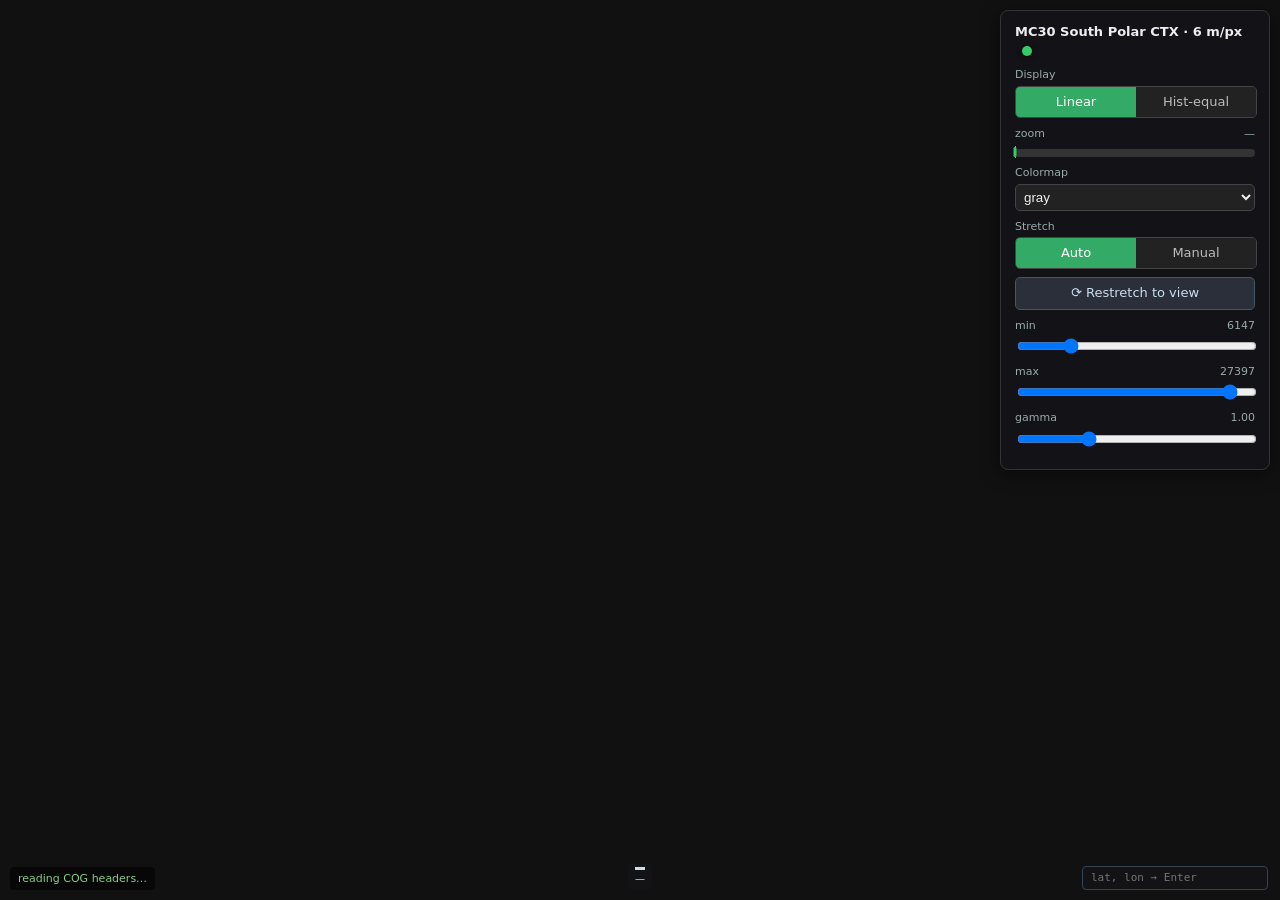
<file: docs/cogbrowser/index.html>
<!doctype html>
<html>
<head>
<meta charset="utf-8">
<title>Robbins MC30 South Polar CTX Mosaic — browser</title>
<style>
  html, body { margin:0; height:100%; background:#111; color:#eee; font:13px/1.4 system-ui,sans-serif; }
  #map { position:absolute; inset:0; }
  #overlay { position:absolute; inset:0; pointer-events:none; z-index:5; }
  #panel { position:absolute; top:10px; right:10px; z-index:10; width:240px;
    background:rgba(20,20,24,.92); border:1px solid #333; border-radius:8px; padding:12px 14px;
    box-shadow:0 4px 18px rgba(0,0,0,.5); }
  #panel h1 { font-size:13px; margin:0 0 8px; font-weight:600; }
  .row { margin:8px 0; display:flex; flex-direction:column; gap:3px; }
  .row label { font-size:11px; color:#9aa; display:flex; justify-content:space-between; }
  .row input[type=range]{ width:100%; }
  select,.seg{ width:100%; background:#222; color:#eee; border:1px solid #444; border-radius:5px; padding:4px; }
  .seg{ display:flex; padding:0; overflow:hidden; }
  .seg button{ flex:1; background:#222; color:#bbb; border:0; padding:6px; cursor:pointer; font:inherit; }
  .seg button.on{ background:#3a6; color:#fff; }
  .btn{ width:100%; background:#2a2f3a; color:#cde; border:1px solid #456; border-radius:5px; padding:6px; cursor:pointer; font:inherit; }
  .btn:hover{ background:#37506a; } .btn:active{ background:#3a6; color:#fff; }
  #status{ position:absolute; left:10px; bottom:10px; z-index:10; background:rgba(0,0,0,.6);
    padding:4px 8px; border-radius:4px; font-size:11px; color:#8c8; }
  #latlon{ position:absolute; right:12px; bottom:10px; z-index:10; width:168px;
    background:rgba(20,20,24,.8); border:1px solid #345; border-radius:4px;
    padding:3px 8px; font:11px/1.5 ui-monospace,SFMono-Regular,monospace; color:#8ad;
    font-variant-numeric:tabular-nums; }
  #latlon:focus{ outline:none; border-color:#3a6; color:#eff; }
  #scalebar{ position:absolute; left:50%; transform:translateX(-50%); bottom:10px; z-index:10;
    background:rgba(20,20,24,.7); padding:3px 7px 4px; border-radius:4px; text-align:center;
    color:#cde; font-size:10px; font-variant-numeric:tabular-nums; }
  #scalebar-bar{ height:3px; margin:0 auto 2px; background:#cde;
    border-left:1px solid #cde; border-right:1px solid #cde; }
  .histeq-only{ display:none; } body.histeq .histeq-only{ display:flex; }
  .adaptive-only{ display:none; } body.histeq:not(.global) .adaptive-only{ display:flex; }
  .flatten-only{ display:none; } body.histeq.flatten .flatten-only{ display:flex; }
  .dot{ display:inline-block; width:10px; height:10px; border-radius:50%; background:#3c6;
        vertical-align:middle; margin-left:7px; transition:background .12s;
        box-shadow:0 0 5px rgba(0,0,0,.6); }
  .dot.busy{ background:#e33; }
  #zoombar{ position:relative; height:8px; background:#333; border-radius:4px; margin-top:5px;
            cursor:ew-resize; touch-action:none; }
  #zoommark{ position:absolute; top:-2px; width:3px; height:10px; background:#3c6;
             border-radius:2px; transform:translateX(-50%); transition:left .06s linear; }
  #zoomnative{ position:absolute; top:-3px; width:1px; height:12px; background:#8ad; }
</style>
  <script type="module" crossorigin src="./assets/index-CjWTuaff.js"></script>
  <link rel="stylesheet" crossorigin href="./assets/index-c_1sG1-7.css">
</head>
<body>
<div id="map"></div>
<canvas id="overlay"></canvas>
<div id="panel">
  <h1 id="title">MC30 South Polar CTX · 6&nbsp;m/px <span id="dot" class="dot" title="ready"></span></h1>
  <div class="row"><label>Display</label>
    <div class="seg" id="mode">
      <button data-mode="linear" class="on">Linear</button>
      <button data-mode="histeq">Hist-equal</button>
    </div></div>
  <div class="row histeq-only"><label>Method (raw&nbsp;16-bit)</label>
    <div class="seg" id="hemethod">
      <button data-he="adaptive" class="on">Adaptive</button>
      <button data-he="global">Global</button>
    </div></div>
  <div class="row histeq-only"><label>Flatten seams</label>
    <div class="seg" id="flatten">
      <button data-flat="off" class="on">Off</button>
      <button data-flat="on">On</button>
    </div></div>
  <div class="row flatten-only"><label>window <span id="winv">15%</span></label>
    <input type="range" id="win" min="4" max="60" value="15"></div>
  <div class="row"><label>zoom <span id="zoomval">—</span></label>
    <div id="zoombar"><div id="zoomnative" title="native 6 m/px"></div><div id="zoommark"></div></div>
  </div>
  <div class="row"><label>Colormap</label>
    <select id="cmap">
      <option value="gray">gray</option>
      <option value="gray_r">gray (inverted)</option>
      <option value="viridis">viridis</option>
      <option value="magma">magma</option>
      <option value="inferno">inferno</option>
    </select></div>
  <div class="row"><label>Stretch</label>
    <div class="seg" id="autostretch">
      <button data-auto="on" class="on">Auto</button>
      <button data-auto="off">Manual</button>
    </div></div>
  <div class="row"><button id="restretch" class="btn">⟳ Restretch to view</button></div>
  <div class="row"><label>min <span id="lov">6147</span></label>
    <input type="range" id="lo" min="0" max="30000" value="6147"></div>
  <div class="row"><label>max <span id="hiv">27397</span></label>
    <input type="range" id="hi" min="0" max="30000" value="27397"></div>
  <div class="row"><label>gamma <span id="gv">1.00</span></label>
    <input type="range" id="gamma" min="20" max="300" value="100"></div>
  <div class="row adaptive-only"><label>clip limit <span id="clv">3.0</span></label>
    <input type="range" id="clip" min="10" max="120" value="30"></div>
  <div class="row adaptive-only"><label>tile grid <span id="tgv">8</span></label>
    <input type="range" id="grid" min="2" max="16" value="8"></div>
  <div class="row adaptive-only"><label>tail clip <span id="pctv">0.5%</span></label>
    <input type="range" id="pct" min="0" max="50" value="5"></div>
</div>
<div id="status">loading…</div>
<input id="latlon" spellcheck="false" autocomplete="off" placeholder="lat, lon → Enter"
       title="cursor position — type a lat, lon and press Enter to fly there">
<div id="scalebar"><div id="scalebar-bar"></div><span id="scalebar-label">—</span></div>

</body>
</html>
</file>
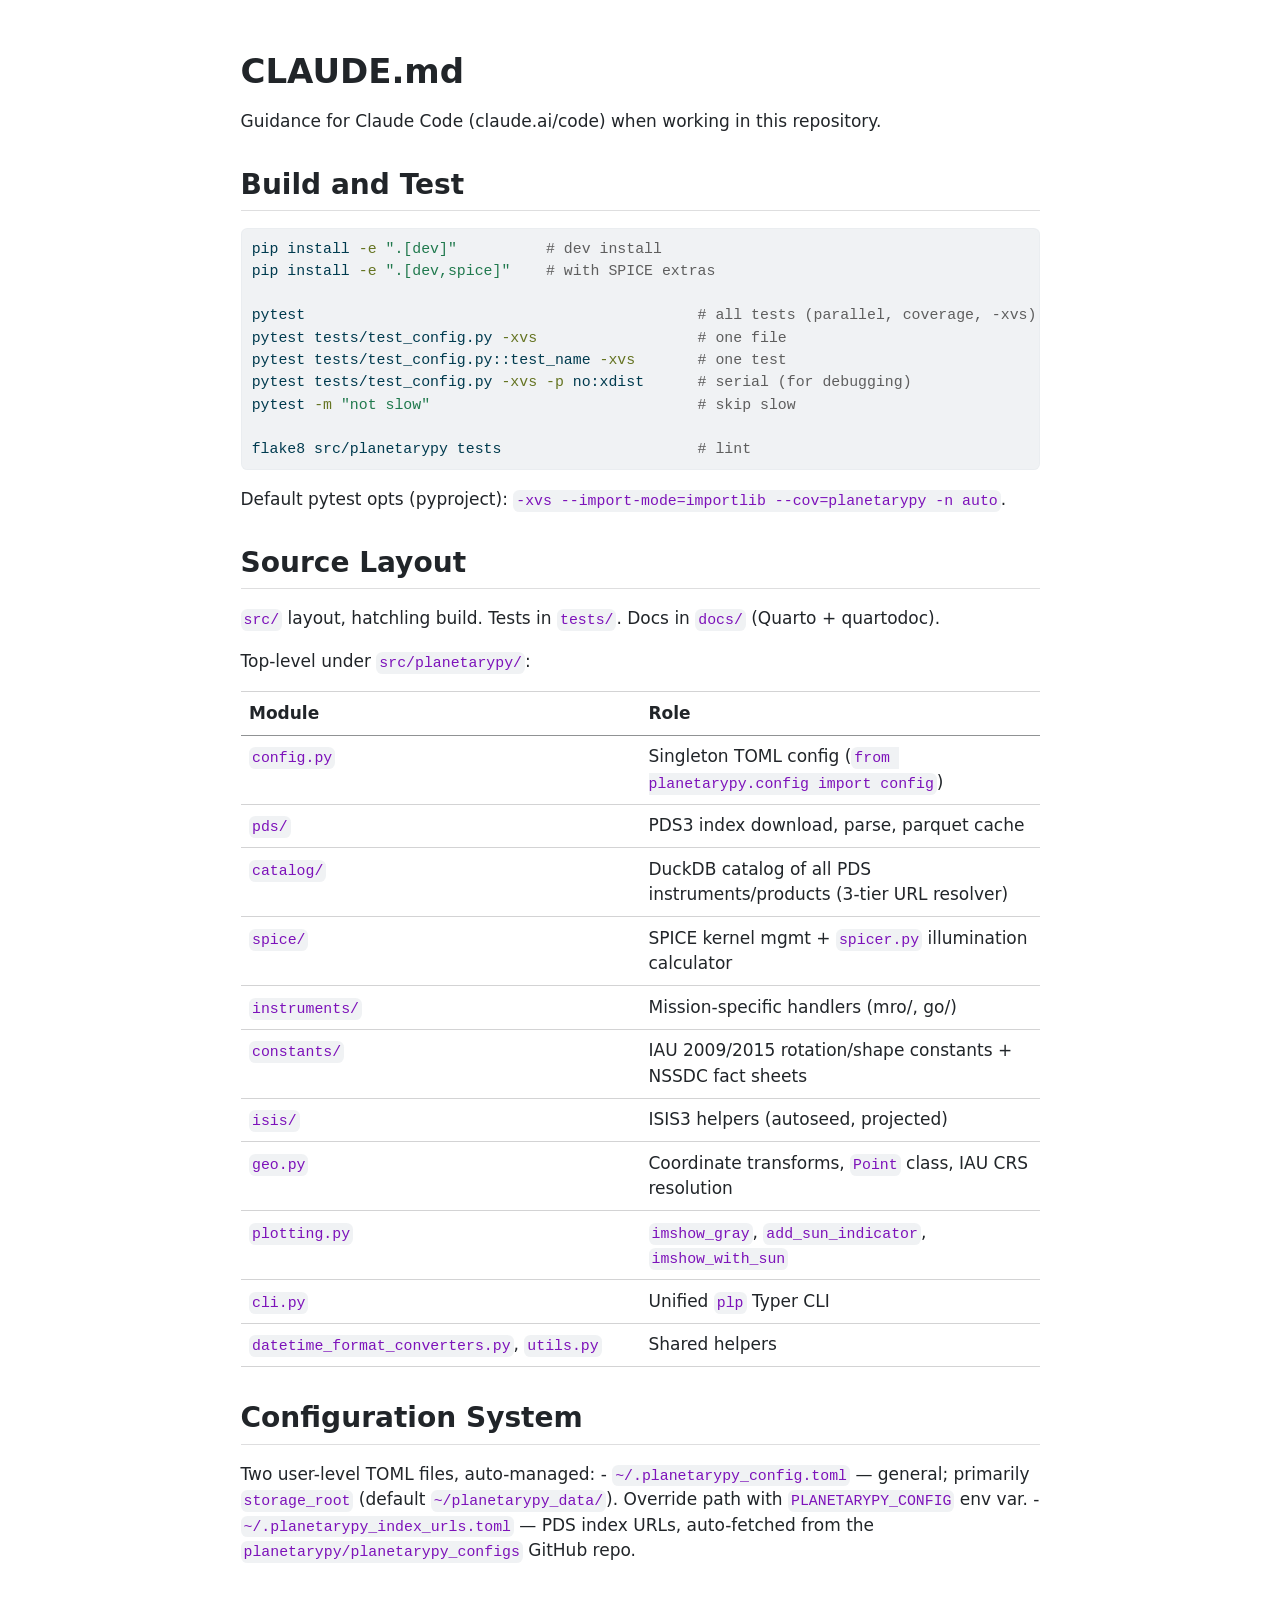
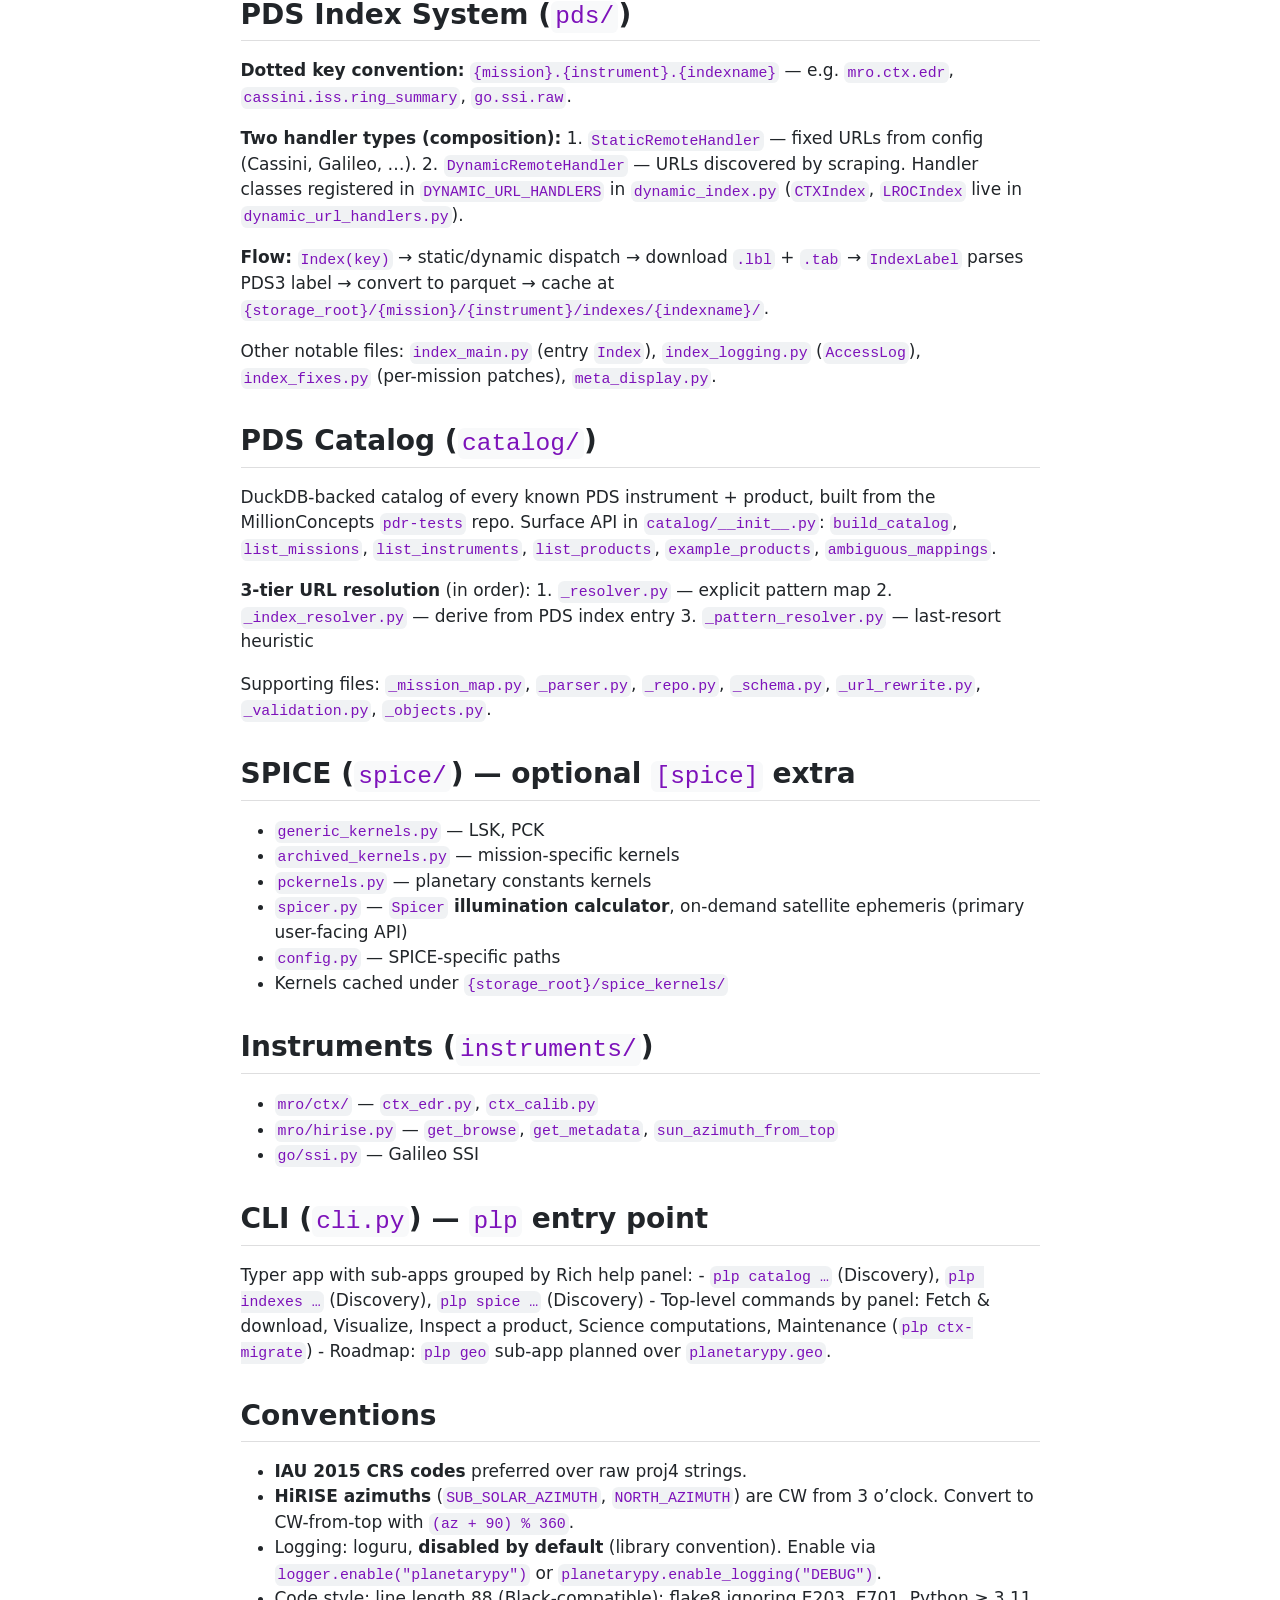
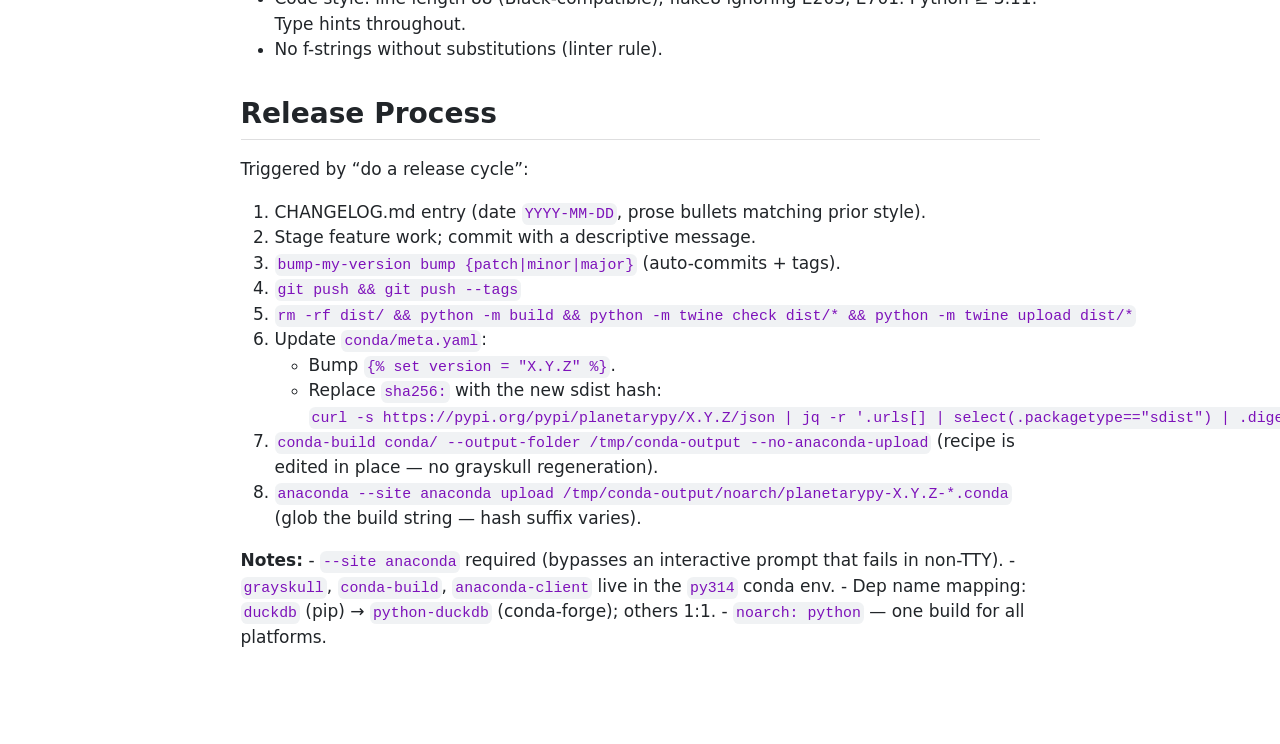
<file: CLAUDE.html>
<!DOCTYPE html>
<html xmlns="http://www.w3.org/1999/xhtml" lang="en" xml:lang="en"><head>

<meta charset="utf-8">
<meta name="generator" content="quarto-1.9.37">

<meta name="viewport" content="width=device-width, initial-scale=1.0, user-scalable=yes">


<title>claude</title>
<style>
/* Default styles provided by pandoc.
** See https://pandoc.org/MANUAL.html#variables-for-html for config info.
*/
code{white-space: pre-wrap;}
span.smallcaps{font-variant: small-caps;}
div.columns{display: flex; gap: min(4vw, 1.5em);}
div.column{flex: auto; overflow-x: auto;}
div.hanging-indent{margin-left: 1.5em; text-indent: -1.5em;}
ul.task-list{list-style: none;}
ul.task-list li input[type="checkbox"] {
  width: 0.8em;
  margin: 0 0.8em 0.2em -1em; /* quarto-specific, see https://github.com/quarto-dev/quarto-cli/issues/4556 */ 
  vertical-align: middle;
}
/* CSS for syntax highlighting */
html { -webkit-text-size-adjust: 100%; }
pre > code.sourceCode { white-space: pre; position: relative; }
pre > code.sourceCode > span { display: inline-block; line-height: 1.25; }
pre > code.sourceCode > span:empty { height: 1.2em; }
.sourceCode { overflow: visible; }
code.sourceCode > span { color: inherit; text-decoration: inherit; }
div.sourceCode { margin: 1em 0; }
pre.sourceCode { margin: 0; }
@media screen {
div.sourceCode { overflow: auto; }
}
@media print {
pre > code.sourceCode { white-space: pre-wrap; }
pre > code.sourceCode > span { text-indent: -5em; padding-left: 5em; }
}
pre.numberSource code
  { counter-reset: source-line 0; }
pre.numberSource code > span
  { position: relative; left: -4em; counter-increment: source-line; }
pre.numberSource code > span > a:first-child::before
  { content: counter(source-line);
    position: relative; left: -1em; text-align: right; vertical-align: baseline;
    border: none; display: inline-block;
    -webkit-touch-callout: none; -webkit-user-select: none;
    -khtml-user-select: none; -moz-user-select: none;
    -ms-user-select: none; user-select: none;
    padding: 0 4px; width: 4em;
  }
pre.numberSource { margin-left: 3em;  padding-left: 4px; }
div.sourceCode
  {   }
@media screen {
pre > code.sourceCode > span > a:first-child::before { text-decoration: underline; }
}
</style>


<script src="CLAUDE_files/libs/clipboard/clipboard.min.js"></script>
<script src="CLAUDE_files/libs/quarto-html/quarto.js" type="module"></script>
<script src="CLAUDE_files/libs/quarto-html/tabsets/tabsets.js" type="module"></script>
<script src="CLAUDE_files/libs/quarto-html/popper.min.js"></script>
<script src="CLAUDE_files/libs/quarto-html/tippy.umd.min.js"></script>
<script src="CLAUDE_files/libs/quarto-html/anchor.min.js"></script>
<link href="CLAUDE_files/libs/quarto-html/tippy.css" rel="stylesheet">
<link href="CLAUDE_files/libs/quarto-html/quarto-syntax-highlighting-7f8f88aac4f3542376d5c11b86a4c14d.css" rel="stylesheet" id="quarto-text-highlighting-styles">
<script src="CLAUDE_files/libs/bootstrap/bootstrap.min.js"></script>
<link href="CLAUDE_files/libs/bootstrap/bootstrap-icons.css" rel="stylesheet">
<link href="CLAUDE_files/libs/bootstrap/bootstrap-138a6193a3bd40baf1e627da441a4734.min.css" rel="stylesheet" append-hash="true" id="quarto-bootstrap" data-mode="light">


</head>

<body class="fullcontent quarto-light">

<div id="quarto-content" class="page-columns page-rows-contents page-layout-article">

<main class="content" id="quarto-document-content">




<section id="claude.md" class="level1">
<h1>CLAUDE.md</h1>
<p>Guidance for Claude Code (claude.ai/code) when working in this repository.</p>
<section id="build-and-test" class="level2">
<h2 class="anchored" data-anchor-id="build-and-test">Build and Test</h2>
<div class="code-copy-outer-scaffold"><div class="sourceCode" id="cb1"><pre class="sourceCode bash code-with-copy"><code class="sourceCode bash"><span id="cb1-1"><a href="#cb1-1" aria-hidden="true" tabindex="-1"></a><span class="ex">pip</span> install <span class="at">-e</span> <span class="st">".[dev]"</span>          <span class="co"># dev install</span></span>
<span id="cb1-2"><a href="#cb1-2" aria-hidden="true" tabindex="-1"></a><span class="ex">pip</span> install <span class="at">-e</span> <span class="st">".[dev,spice]"</span>    <span class="co"># with SPICE extras</span></span>
<span id="cb1-3"><a href="#cb1-3" aria-hidden="true" tabindex="-1"></a></span>
<span id="cb1-4"><a href="#cb1-4" aria-hidden="true" tabindex="-1"></a><span class="ex">pytest</span>                                            <span class="co"># all tests (parallel, coverage, -xvs)</span></span>
<span id="cb1-5"><a href="#cb1-5" aria-hidden="true" tabindex="-1"></a><span class="ex">pytest</span> tests/test_config.py <span class="at">-xvs</span>                  <span class="co"># one file</span></span>
<span id="cb1-6"><a href="#cb1-6" aria-hidden="true" tabindex="-1"></a><span class="ex">pytest</span> tests/test_config.py::test_name <span class="at">-xvs</span>       <span class="co"># one test</span></span>
<span id="cb1-7"><a href="#cb1-7" aria-hidden="true" tabindex="-1"></a><span class="ex">pytest</span> tests/test_config.py <span class="at">-xvs</span> <span class="at">-p</span> no:xdist      <span class="co"># serial (for debugging)</span></span>
<span id="cb1-8"><a href="#cb1-8" aria-hidden="true" tabindex="-1"></a><span class="ex">pytest</span> <span class="at">-m</span> <span class="st">"not slow"</span>                              <span class="co"># skip slow</span></span>
<span id="cb1-9"><a href="#cb1-9" aria-hidden="true" tabindex="-1"></a></span>
<span id="cb1-10"><a href="#cb1-10" aria-hidden="true" tabindex="-1"></a><span class="ex">flake8</span> src/planetarypy tests                      <span class="co"># lint</span></span></code></pre></div><button title="Copy to Clipboard" class="code-copy-button"><i class="bi"></i></button></div>
<p>Default pytest opts (pyproject): <code>-xvs --import-mode=importlib --cov=planetarypy -n auto</code>.</p>
</section>
<section id="source-layout" class="level2">
<h2 class="anchored" data-anchor-id="source-layout">Source Layout</h2>
<p><code>src/</code> layout, hatchling build. Tests in <code>tests/</code>. Docs in <code>docs/</code> (Quarto + quartodoc).</p>
<p>Top-level under <code>src/planetarypy/</code>:</p>
<table class="caption-top table">
<colgroup>
<col style="width: 50%">
<col style="width: 50%">
</colgroup>
<thead>
<tr class="header">
<th>Module</th>
<th>Role</th>
</tr>
</thead>
<tbody>
<tr class="odd">
<td><code>config.py</code></td>
<td>Singleton TOML config (<code>from planetarypy.config import config</code>)</td>
</tr>
<tr class="even">
<td><code>pds/</code></td>
<td>PDS3 index download, parse, parquet cache</td>
</tr>
<tr class="odd">
<td><code>catalog/</code></td>
<td>DuckDB catalog of all PDS instruments/products (3-tier URL resolver)</td>
</tr>
<tr class="even">
<td><code>spice/</code></td>
<td>SPICE kernel mgmt + <code>spicer.py</code> illumination calculator</td>
</tr>
<tr class="odd">
<td><code>instruments/</code></td>
<td>Mission-specific handlers (mro/, go/)</td>
</tr>
<tr class="even">
<td><code>constants/</code></td>
<td>IAU 2009/2015 rotation/shape constants + NSSDC fact sheets</td>
</tr>
<tr class="odd">
<td><code>isis/</code></td>
<td>ISIS3 helpers (autoseed, projected)</td>
</tr>
<tr class="even">
<td><code>geo.py</code></td>
<td>Coordinate transforms, <code>Point</code> class, IAU CRS resolution</td>
</tr>
<tr class="odd">
<td><code>plotting.py</code></td>
<td><code>imshow_gray</code>, <code>add_sun_indicator</code>, <code>imshow_with_sun</code></td>
</tr>
<tr class="even">
<td><code>cli.py</code></td>
<td>Unified <code>plp</code> Typer CLI</td>
</tr>
<tr class="odd">
<td><code>datetime_format_converters.py</code>, <code>utils.py</code></td>
<td>Shared helpers</td>
</tr>
</tbody>
</table>
</section>
<section id="configuration-system" class="level2">
<h2 class="anchored" data-anchor-id="configuration-system">Configuration System</h2>
<p>Two user-level TOML files, auto-managed: - <code>~/.planetarypy_config.toml</code> — general; primarily <code>storage_root</code> (default <code>~/planetarypy_data/</code>). Override path with <code>PLANETARYPY_CONFIG</code> env var. - <code>~/.planetarypy_index_urls.toml</code> — PDS index URLs, auto-fetched from the <code>planetarypy/planetarypy_configs</code> GitHub repo.</p>
</section>
<section id="pds-index-system-pds" class="level2">
<h2 class="anchored" data-anchor-id="pds-index-system-pds">PDS Index System (<code>pds/</code>)</h2>
<p><strong>Dotted key convention:</strong> <code>{mission}.{instrument}.{indexname}</code> — e.g.&nbsp;<code>mro.ctx.edr</code>, <code>cassini.iss.ring_summary</code>, <code>go.ssi.raw</code>.</p>
<p><strong>Two handler types (composition):</strong> 1. <code>StaticRemoteHandler</code> — fixed URLs from config (Cassini, Galileo, …). 2. <code>DynamicRemoteHandler</code> — URLs discovered by scraping. Handler classes registered in <code>DYNAMIC_URL_HANDLERS</code> in <code>dynamic_index.py</code> (<code>CTXIndex</code>, <code>LROCIndex</code> live in <code>dynamic_url_handlers.py</code>).</p>
<p><strong>Flow:</strong> <code>Index(key)</code> → static/dynamic dispatch → download <code>.lbl</code> + <code>.tab</code> → <code>IndexLabel</code> parses PDS3 label → convert to parquet → cache at <code>{storage_root}/{mission}/{instrument}/indexes/{indexname}/</code>.</p>
<p>Other notable files: <code>index_main.py</code> (entry <code>Index</code>), <code>index_logging.py</code> (<code>AccessLog</code>), <code>index_fixes.py</code> (per-mission patches), <code>meta_display.py</code>.</p>
</section>
<section id="pds-catalog-catalog" class="level2">
<h2 class="anchored" data-anchor-id="pds-catalog-catalog">PDS Catalog (<code>catalog/</code>)</h2>
<p>DuckDB-backed catalog of every known PDS instrument + product, built from the MillionConcepts <code>pdr-tests</code> repo. Surface API in <code>catalog/__init__.py</code>: <code>build_catalog</code>, <code>list_missions</code>, <code>list_instruments</code>, <code>list_products</code>, <code>example_products</code>, <code>ambiguous_mappings</code>.</p>
<p><strong>3-tier URL resolution</strong> (in order): 1. <code>_resolver.py</code> — explicit pattern map 2. <code>_index_resolver.py</code> — derive from PDS index entry 3. <code>_pattern_resolver.py</code> — last-resort heuristic</p>
<p>Supporting files: <code>_mission_map.py</code>, <code>_parser.py</code>, <code>_repo.py</code>, <code>_schema.py</code>, <code>_url_rewrite.py</code>, <code>_validation.py</code>, <code>_objects.py</code>.</p>
</section>
<section id="spice-spice-optional-spice-extra" class="level2">
<h2 class="anchored" data-anchor-id="spice-spice-optional-spice-extra">SPICE (<code>spice/</code>) — optional <code>[spice]</code> extra</h2>
<ul>
<li><code>generic_kernels.py</code> — LSK, PCK</li>
<li><code>archived_kernels.py</code> — mission-specific kernels</li>
<li><code>pckernels.py</code> — planetary constants kernels</li>
<li><code>spicer.py</code> — <strong><code>Spicer</code> illumination calculator</strong>, on-demand satellite ephemeris (primary user-facing API)</li>
<li><code>config.py</code> — SPICE-specific paths</li>
<li>Kernels cached under <code>{storage_root}/spice_kernels/</code></li>
</ul>
</section>
<section id="instruments-instruments" class="level2">
<h2 class="anchored" data-anchor-id="instruments-instruments">Instruments (<code>instruments/</code>)</h2>
<ul>
<li><code>mro/ctx/</code> — <code>ctx_edr.py</code>, <code>ctx_calib.py</code></li>
<li><code>mro/hirise.py</code> — <code>get_browse</code>, <code>get_metadata</code>, <code>sun_azimuth_from_top</code></li>
<li><code>go/ssi.py</code> — Galileo SSI</li>
</ul>
</section>
<section id="cli-cli.py-plp-entry-point" class="level2">
<h2 class="anchored" data-anchor-id="cli-cli.py-plp-entry-point">CLI (<code>cli.py</code>) — <code>plp</code> entry point</h2>
<p>Typer app with sub-apps grouped by Rich help panel: - <code>plp catalog …</code> (Discovery), <code>plp indexes …</code> (Discovery), <code>plp spice …</code> (Discovery) - Top-level commands by panel: Fetch &amp; download, Visualize, Inspect a product, Science computations, Maintenance (<code>plp ctx-migrate</code>) - Roadmap: <code>plp geo</code> sub-app planned over <code>planetarypy.geo</code>.</p>
</section>
<section id="conventions" class="level2">
<h2 class="anchored" data-anchor-id="conventions">Conventions</h2>
<ul>
<li><strong>IAU 2015 CRS codes</strong> preferred over raw proj4 strings.</li>
<li><strong>HiRISE azimuths</strong> (<code>SUB_SOLAR_AZIMUTH</code>, <code>NORTH_AZIMUTH</code>) are CW from 3 o’clock. Convert to CW-from-top with <code>(az + 90) % 360</code>.</li>
<li>Logging: loguru, <strong>disabled by default</strong> (library convention). Enable via <code>logger.enable("planetarypy")</code> or <code>planetarypy.enable_logging("DEBUG")</code>.</li>
<li>Code style: line length 88 (Black-compatible); flake8 ignoring E203, E701. Python ≥ 3.11. Type hints throughout.</li>
<li>No f-strings without substitutions (linter rule).</li>
</ul>
</section>
<section id="release-process" class="level2">
<h2 class="anchored" data-anchor-id="release-process">Release Process</h2>
<p>Triggered by “do a release cycle”:</p>
<ol type="1">
<li>CHANGELOG.md entry (date <code>YYYY-MM-DD</code>, prose bullets matching prior style).</li>
<li>Stage feature work; commit with a descriptive message.</li>
<li><code>bump-my-version bump {patch|minor|major}</code> (auto-commits + tags).</li>
<li><code>git push &amp;&amp; git push --tags</code></li>
<li><code>rm -rf dist/ &amp;&amp; python -m build &amp;&amp; python -m twine check dist/* &amp;&amp; python -m twine upload dist/*</code></li>
<li>Update <code>conda/meta.yaml</code>:
<ul>
<li>Bump <code>{% set version = "X.Y.Z" %}</code>.</li>
<li>Replace <code>sha256:</code> with the new sdist hash: <code>curl -s https://pypi.org/pypi/planetarypy/X.Y.Z/json | jq -r '.urls[] | select(.packagetype=="sdist") | .digests.sha256'</code></li>
</ul></li>
<li><code>conda-build conda/ --output-folder /tmp/conda-output --no-anaconda-upload</code> (recipe is edited in place — no grayskull regeneration).</li>
<li><code>anaconda --site anaconda upload /tmp/conda-output/noarch/planetarypy-X.Y.Z-*.conda</code> (glob the build string — hash suffix varies).</li>
</ol>
<p><strong>Notes:</strong> - <code>--site anaconda</code> required (bypasses an interactive prompt that fails in non-TTY). - <code>grayskull</code>, <code>conda-build</code>, <code>anaconda-client</code> live in the <code>py314</code> conda env. - Dep name mapping: <code>duckdb</code> (pip) → <code>python-duckdb</code> (conda-forge); others 1:1. - <code>noarch: python</code> — one build for all platforms.</p>
</section>
</section>

</main>
<!-- /main column -->
<script id="quarto-html-after-body" type="application/javascript">
  window.document.addEventListener("DOMContentLoaded", function (event) {
    const icon = "";
    const anchorJS = new window.AnchorJS();
    anchorJS.options = {
      placement: 'right',
      icon: icon
    };
    anchorJS.add('.anchored');
    const isCodeAnnotation = (el) => {
      for (const clz of el.classList) {
        if (clz.startsWith('code-annotation-')) {                     
          return true;
        }
      }
      return false;
    }
    const onCopySuccess = function(e) {
      // button target
      const button = e.trigger;
      // don't keep focus
      button.blur();
      // flash "checked"
      button.classList.add('code-copy-button-checked');
      var currentTitle = button.getAttribute("title");
      button.setAttribute("title", "Copied!");
      let tooltip;
      if (window.bootstrap) {
        button.setAttribute("data-bs-toggle", "tooltip");
        button.setAttribute("data-bs-placement", "left");
        button.setAttribute("data-bs-title", "Copied!");
        tooltip = new bootstrap.Tooltip(button, 
          { trigger: "manual", 
            customClass: "code-copy-button-tooltip",
            offset: [0, -8]});
        tooltip.show();    
      }
      setTimeout(function() {
        if (tooltip) {
          tooltip.hide();
          button.removeAttribute("data-bs-title");
          button.removeAttribute("data-bs-toggle");
          button.removeAttribute("data-bs-placement");
        }
        button.setAttribute("title", currentTitle);
        button.classList.remove('code-copy-button-checked');
      }, 1000);
      // clear code selection
      e.clearSelection();
    }
    const getTextToCopy = function(trigger) {
      const outerScaffold = trigger.parentElement.cloneNode(true);
      const codeEl = outerScaffold.querySelector('code');
      for (const childEl of codeEl.children) {
        if (isCodeAnnotation(childEl)) {
          childEl.remove();
        }
      }
      return codeEl.innerText;
    }
    const clipboard = new window.ClipboardJS('.code-copy-button:not([data-in-quarto-modal])', {
      text: getTextToCopy
    });
    clipboard.on('success', onCopySuccess);
    if (window.document.getElementById('quarto-embedded-source-code-modal')) {
      const clipboardModal = new window.ClipboardJS('.code-copy-button[data-in-quarto-modal]', {
        text: getTextToCopy,
        container: window.document.getElementById('quarto-embedded-source-code-modal')
      });
      clipboardModal.on('success', onCopySuccess);
    }
      var localhostRegex = new RegExp(/^(?:http|https):\/\/localhost\:?[0-9]*\//);
      var mailtoRegex = new RegExp(/^mailto:/);
        var filterRegex = new RegExp('/' + window.location.host + '/');
      var isInternal = (href) => {
          return filterRegex.test(href) || localhostRegex.test(href) || mailtoRegex.test(href);
      }
      // Inspect non-navigation links and adorn them if external
     var links = window.document.querySelectorAll('a[href]:not(.nav-link):not(.navbar-brand):not(.toc-action):not(.sidebar-link):not(.sidebar-item-toggle):not(.pagination-link):not(.no-external):not([aria-hidden]):not(.dropdown-item):not(.quarto-navigation-tool):not(.about-link)');
      for (var i=0; i<links.length; i++) {
        const link = links[i];
        if (!isInternal(link.href)) {
          // undo the damage that might have been done by quarto-nav.js in the case of
          // links that we want to consider external
          if (link.dataset.originalHref !== undefined) {
            link.href = link.dataset.originalHref;
          }
        }
      }
    function tippyHover(el, contentFn, onTriggerFn, onUntriggerFn) {
      const config = {
        allowHTML: true,
        maxWidth: 500,
        delay: 100,
        arrow: false,
        appendTo: function(el) {
            return el.parentElement;
        },
        interactive: true,
        interactiveBorder: 10,
        theme: 'quarto',
        placement: 'bottom-start',
      };
      if (contentFn) {
        config.content = contentFn;
      }
      if (onTriggerFn) {
        config.onTrigger = onTriggerFn;
      }
      if (onUntriggerFn) {
        config.onUntrigger = onUntriggerFn;
      }
      window.tippy(el, config); 
    }
    const noterefs = window.document.querySelectorAll('a[role="doc-noteref"]');
    for (var i=0; i<noterefs.length; i++) {
      const ref = noterefs[i];
      tippyHover(ref, function() {
        // use id or data attribute instead here
        let href = ref.getAttribute('data-footnote-href') || ref.getAttribute('href');
        try { href = new URL(href).hash; } catch {}
        const id = href.replace(/^#\/?/, "");
        const note = window.document.getElementById(id);
        if (note) {
          return note.innerHTML;
        } else {
          return "";
        }
      });
    }
    const xrefs = window.document.querySelectorAll('a.quarto-xref');
    const processXRef = (id, note) => {
      // Strip column container classes
      const stripColumnClz = (el) => {
        el.classList.remove("page-full", "page-columns");
        if (el.children) {
          for (const child of el.children) {
            stripColumnClz(child);
          }
        }
      }
      stripColumnClz(note)
      if (id === null || id.startsWith('sec-')) {
        // Special case sections, only their first couple elements
        const container = document.createElement("div");
        if (note.children && note.children.length > 2) {
          container.appendChild(note.children[0].cloneNode(true));
          for (let i = 1; i < note.children.length; i++) {
            const child = note.children[i];
            if (child.tagName === "P" && child.innerText === "") {
              continue;
            } else {
              container.appendChild(child.cloneNode(true));
              break;
            }
          }
          if (window.Quarto?.typesetMath) {
            window.Quarto.typesetMath(container);
          }
          return container.innerHTML
        } else {
          if (window.Quarto?.typesetMath) {
            window.Quarto.typesetMath(note);
          }
          return note.innerHTML;
        }
      } else {
        // Remove any anchor links if they are present
        const anchorLink = note.querySelector('a.anchorjs-link');
        if (anchorLink) {
          anchorLink.remove();
        }
        if (window.Quarto?.typesetMath) {
          window.Quarto.typesetMath(note);
        }
        if (note.classList.contains("callout")) {
          return note.outerHTML;
        } else {
          return note.innerHTML;
        }
      }
    }
    for (var i=0; i<xrefs.length; i++) {
      const xref = xrefs[i];
      tippyHover(xref, undefined, function(instance) {
        instance.disable();
        let url = xref.getAttribute('href');
        let hash = undefined; 
        if (url.startsWith('#')) {
          hash = url;
        } else {
          try { hash = new URL(url).hash; } catch {}
        }
        if (hash) {
          const id = hash.replace(/^#\/?/, "");
          const note = window.document.getElementById(id);
          if (note !== null) {
            try {
              const html = processXRef(id, note.cloneNode(true));
              instance.setContent(html);
            } finally {
              instance.enable();
              instance.show();
            }
          } else {
            // See if we can fetch this
            fetch(url.split('#')[0])
            .then(res => res.text())
            .then(html => {
              const parser = new DOMParser();
              const htmlDoc = parser.parseFromString(html, "text/html");
              const note = htmlDoc.getElementById(id);
              if (note !== null) {
                const html = processXRef(id, note);
                instance.setContent(html);
              } 
            }).finally(() => {
              instance.enable();
              instance.show();
            });
          }
        } else {
          // See if we can fetch a full url (with no hash to target)
          // This is a special case and we should probably do some content thinning / targeting
          fetch(url)
          .then(res => res.text())
          .then(html => {
            const parser = new DOMParser();
            const htmlDoc = parser.parseFromString(html, "text/html");
            const note = htmlDoc.querySelector('main.content');
            if (note !== null) {
              // This should only happen for chapter cross references
              // (since there is no id in the URL)
              // remove the first header
              if (note.children.length > 0 && note.children[0].tagName === "HEADER") {
                note.children[0].remove();
              }
              const html = processXRef(null, note);
              instance.setContent(html);
            } 
          }).finally(() => {
            instance.enable();
            instance.show();
          });
        }
      }, function(instance) {
      });
    }
        let selectedAnnoteEl;
        const selectorForAnnotation = ( cell, annotation) => {
          let cellAttr = 'data-code-cell="' + cell + '"';
          let lineAttr = 'data-code-annotation="' +  annotation + '"';
          const selector = 'span[' + cellAttr + '][' + lineAttr + ']';
          return selector;
        }
        const selectCodeLines = (annoteEl) => {
          const doc = window.document;
          const targetCell = annoteEl.getAttribute("data-target-cell");
          const targetAnnotation = annoteEl.getAttribute("data-target-annotation");
          const annoteSpan = window.document.querySelector(selectorForAnnotation(targetCell, targetAnnotation));
          const lines = annoteSpan.getAttribute("data-code-lines").split(",");
          const lineIds = lines.map((line) => {
            return targetCell + "-" + line;
          })
          let top = null;
          let height = null;
          let parent = null;
          if (lineIds.length > 0) {
              //compute the position of the single el (top and bottom and make a div)
              const el = window.document.getElementById(lineIds[0]);
              top = el.offsetTop;
              height = el.offsetHeight;
              parent = el.parentElement.parentElement;
            if (lineIds.length > 1) {
              const lastEl = window.document.getElementById(lineIds[lineIds.length - 1]);
              const bottom = lastEl.offsetTop + lastEl.offsetHeight;
              height = bottom - top;
            }
            if (top !== null && height !== null && parent !== null) {
              // cook up a div (if necessary) and position it 
              let div = window.document.getElementById("code-annotation-line-highlight");
              if (div === null) {
                div = window.document.createElement("div");
                div.setAttribute("id", "code-annotation-line-highlight");
                div.style.position = 'absolute';
                parent.appendChild(div);
              }
              div.style.top = top - 2 + "px";
              div.style.height = height + 4 + "px";
              div.style.left = 0;
              let gutterDiv = window.document.getElementById("code-annotation-line-highlight-gutter");
              if (gutterDiv === null) {
                gutterDiv = window.document.createElement("div");
                gutterDiv.setAttribute("id", "code-annotation-line-highlight-gutter");
                gutterDiv.style.position = 'absolute';
                const codeCell = window.document.getElementById(targetCell);
                const gutter = codeCell.querySelector('.code-annotation-gutter');
                gutter.appendChild(gutterDiv);
              }
              gutterDiv.style.top = top - 2 + "px";
              gutterDiv.style.height = height + 4 + "px";
            }
            selectedAnnoteEl = annoteEl;
          }
        };
        const unselectCodeLines = () => {
          const elementsIds = ["code-annotation-line-highlight", "code-annotation-line-highlight-gutter"];
          elementsIds.forEach((elId) => {
            const div = window.document.getElementById(elId);
            if (div) {
              div.remove();
            }
          });
          selectedAnnoteEl = undefined;
        };
          // Handle positioning of the toggle
      window.addEventListener(
        "resize",
        throttle(() => {
          elRect = undefined;
          if (selectedAnnoteEl) {
            selectCodeLines(selectedAnnoteEl);
          }
        }, 10)
      );
      function throttle(fn, ms) {
      let throttle = false;
      let timer;
        return (...args) => {
          if(!throttle) { // first call gets through
              fn.apply(this, args);
              throttle = true;
          } else { // all the others get throttled
              if(timer) clearTimeout(timer); // cancel #2
              timer = setTimeout(() => {
                fn.apply(this, args);
                timer = throttle = false;
              }, ms);
          }
        };
      }
        // Attach click handler to the DT
        const annoteDls = window.document.querySelectorAll('dt[data-target-cell]');
        for (const annoteDlNode of annoteDls) {
          annoteDlNode.addEventListener('click', (event) => {
            const clickedEl = event.target;
            if (clickedEl !== selectedAnnoteEl) {
              unselectCodeLines();
              const activeEl = window.document.querySelector('dt[data-target-cell].code-annotation-active');
              if (activeEl) {
                activeEl.classList.remove('code-annotation-active');
              }
              selectCodeLines(clickedEl);
              clickedEl.classList.add('code-annotation-active');
            } else {
              // Unselect the line
              unselectCodeLines();
              clickedEl.classList.remove('code-annotation-active');
            }
          });
        }
    const findCites = (el) => {
      const parentEl = el.parentElement;
      if (parentEl) {
        const cites = parentEl.dataset.cites;
        if (cites) {
          return {
            el,
            cites: cites.split(' ')
          };
        } else {
          return findCites(el.parentElement)
        }
      } else {
        return undefined;
      }
    };
    var bibliorefs = window.document.querySelectorAll('a[role="doc-biblioref"]');
    for (var i=0; i<bibliorefs.length; i++) {
      const ref = bibliorefs[i];
      const citeInfo = findCites(ref);
      if (citeInfo) {
        tippyHover(citeInfo.el, function() {
          var popup = window.document.createElement('div');
          citeInfo.cites.forEach(function(cite) {
            var citeDiv = window.document.createElement('div');
            citeDiv.classList.add('hanging-indent');
            citeDiv.classList.add('csl-entry');
            var biblioDiv = window.document.getElementById('ref-' + cite);
            if (biblioDiv) {
              citeDiv.innerHTML = biblioDiv.innerHTML;
            }
            popup.appendChild(citeDiv);
          });
          return popup.innerHTML;
        });
      }
    }
  });
  </script>
</div> <!-- /content -->




</body></html>
</file>
<file: docs/cogbrowser/assets/index-c_1sG1-7.css>
:root,:host{--ol-background-color:white;--ol-accent-background-color:#f5f5f5;--ol-subtle-background-color:#80808040;--ol-partial-background-color:#ffffffbf;--ol-foreground-color:#333;--ol-subtle-foreground-color:#666;--ol-brand-color:#0af}.ol-box{box-sizing:border-box;border:1.5px solid var(--ol-background-color);background-color:var(--ol-partial-background-color);border-radius:2px}.ol-mouse-position{position:absolute;top:8px;right:8px}.ol-scale-line{background:var(--ol-partial-background-color);border-radius:4px;padding:2px;position:absolute;bottom:8px;left:8px}.ol-scale-line-inner{border:1px solid var(--ol-subtle-foreground-color);color:var(--ol-foreground-color);text-align:center;will-change:contents, width;border-top:none;margin:1px;font-size:10px;transition:all .25s}.ol-scale-bar{position:absolute;bottom:8px;left:8px}.ol-scale-bar-inner{display:flex}.ol-scale-step-marker{background-color:var(--ol-foreground-color);float:right;z-index:10;width:1px;height:15px}.ol-scale-step-text{z-index:11;color:var(--ol-foreground-color);text-shadow:-1.5px 0 var(--ol-partial-background-color), 0 1.5px var(--ol-partial-background-color), 1.5px 0 var(--ol-partial-background-color), 0 -1.5px var(--ol-partial-background-color);font-size:10px;position:absolute;bottom:-5px}.ol-scale-text{text-align:center;color:var(--ol-foreground-color);text-shadow:-1.5px 0 var(--ol-partial-background-color), 0 1.5px var(--ol-partial-background-color), 1.5px 0 var(--ol-partial-background-color), 0 -1.5px var(--ol-partial-background-color);font-size:12px;position:absolute;bottom:25px}.ol-scale-singlebar{z-index:9;box-sizing:border-box;border:1px solid var(--ol-foreground-color);height:10px;position:relative}.ol-scale-singlebar-even{background-color:var(--ol-subtle-foreground-color)}.ol-scale-singlebar-odd{background-color:var(--ol-background-color)}.ol-unsupported{display:none}.ol-viewport,.ol-unselectable{-webkit-touch-callout:none;-webkit-user-select:none;user-select:none;-webkit-tap-highlight-color:transparent}.ol-viewport canvas{all:unset;overflow:hidden}.ol-viewport{touch-action:pan-x pan-y}.ol-selectable{-webkit-touch-callout:default;-webkit-user-select:text;user-select:text}.ol-grabbing{cursor:-webkit-grabbing;cursor:-moz-grabbing;cursor:grabbing}.ol-grab{cursor:move;cursor:-webkit-grab;cursor:-moz-grab;cursor:grab}.ol-control{background-color:var(--ol-subtle-background-color);border-radius:4px;position:absolute}.ol-zoom{top:.5em;left:.5em}.ol-rotate{transition:opacity .25s linear,visibility linear;top:.5em;right:.5em}.ol-rotate.ol-hidden{opacity:0;visibility:hidden;transition:opacity .25s linear,visibility 0s linear .25s}.ol-zoom-extent{top:4.643em;left:.5em}.ol-full-screen{top:.5em;right:.5em}.ol-control button{color:var(--ol-subtle-foreground-color);font-weight:700;font-size:inherit;text-align:center;background-color:var(--ol-background-color);border:none;border-radius:2px;width:1.375em;height:1.375em;margin:1px;padding:0;line-height:.4em;text-decoration:none;display:block}.ol-control button::-moz-focus-inner{border:none;padding:0}.ol-zoom-extent button{line-height:1.4em}.ol-compass{will-change:transform;font-weight:400;display:block}.ol-touch .ol-control button{font-size:1.5em}.ol-touch .ol-zoom-extent{top:5.5em}.ol-control button:hover,.ol-control button:focus{outline:1px solid var(--ol-subtle-foreground-color);color:var(--ol-foreground-color);text-decoration:none}.ol-zoom .ol-zoom-in{border-radius:2px 2px 0 0}.ol-zoom .ol-zoom-out{border-radius:0 0 2px 2px}.ol-attribution{text-align:right;flex-flow:row-reverse;align-items:center;max-width:calc(100% - 1.3em);display:flex;bottom:.5em;right:.5em}.ol-attribution a{color:var(--ol-subtle-foreground-color);text-decoration:none}.ol-attribution ul{color:var(--ol-foreground-color);text-shadow:0 0 2px var(--ol-background-color);margin:0;padding:1px .5em;font-size:12px}.ol-attribution li{list-style:none;display:inline}.ol-attribution li:not(:last-child):after{content:" "}.ol-attribution img{max-height:2em;max-width:inherit;vertical-align:middle}.ol-attribution button{flex-shrink:0}.ol-attribution.ol-collapsed ul{display:none}.ol-attribution:not(.ol-collapsed){background:var(--ol-partial-background-color)}.ol-attribution.ol-uncollapsible{border-radius:4px 0 0;bottom:0;right:0}.ol-attribution.ol-uncollapsible img{max-height:1.6em;margin-top:-.2em}.ol-attribution.ol-uncollapsible button{display:none}.ol-zoomslider{height:200px;top:4.5em;left:.5em}.ol-zoomslider button{height:10px;position:relative}.ol-touch .ol-zoomslider{top:5.5em}.ol-overviewmap{bottom:.5em;left:.5em}.ol-overviewmap.ol-uncollapsible{border-radius:0 4px 0 0;bottom:0;left:0}.ol-overviewmap .ol-overviewmap-map,.ol-overviewmap button{display:block}.ol-overviewmap .ol-overviewmap-map{border:1px solid var(--ol-subtle-foreground-color);width:150px;height:150px}.ol-overviewmap:not(.ol-collapsed) button{position:absolute;bottom:0;left:0}.ol-overviewmap.ol-collapsed .ol-overviewmap-map,.ol-overviewmap.ol-uncollapsible button{display:none}.ol-overviewmap:not(.ol-collapsed){background:var(--ol-subtle-background-color)}.ol-overviewmap-box{border:1.5px dotted var(--ol-subtle-foreground-color)}.ol-overviewmap .ol-overviewmap-box:hover{cursor:move}.ol-overviewmap .ol-viewport:hover{cursor:pointer}
</file>
<file: CLAUDE_files/libs/quarto-html/tippy.css>
.tippy-box[data-animation=fade][data-state=hidden]{opacity:0}[data-tippy-root]{max-width:calc(100vw - 10px)}.tippy-box{position:relative;background-color:#333;color:#fff;border-radius:4px;font-size:14px;line-height:1.4;white-space:normal;outline:0;transition-property:transform,visibility,opacity}.tippy-box[data-placement^=top]>.tippy-arrow{bottom:0}.tippy-box[data-placement^=top]>.tippy-arrow:before{bottom:-7px;left:0;border-width:8px 8px 0;border-top-color:initial;transform-origin:center top}.tippy-box[data-placement^=bottom]>.tippy-arrow{top:0}.tippy-box[data-placement^=bottom]>.tippy-arrow:before{top:-7px;left:0;border-width:0 8px 8px;border-bottom-color:initial;transform-origin:center bottom}.tippy-box[data-placement^=left]>.tippy-arrow{right:0}.tippy-box[data-placement^=left]>.tippy-arrow:before{border-width:8px 0 8px 8px;border-left-color:initial;right:-7px;transform-origin:center left}.tippy-box[data-placement^=right]>.tippy-arrow{left:0}.tippy-box[data-placement^=right]>.tippy-arrow:before{left:-7px;border-width:8px 8px 8px 0;border-right-color:initial;transform-origin:center right}.tippy-box[data-inertia][data-state=visible]{transition-timing-function:cubic-bezier(.54,1.5,.38,1.11)}.tippy-arrow{width:16px;height:16px;color:#333}.tippy-arrow:before{content:"";position:absolute;border-color:transparent;border-style:solid}.tippy-content{position:relative;padding:5px 9px;z-index:1}
</file>
<file: CLAUDE_files/libs/quarto-html/quarto-syntax-highlighting-7f8f88aac4f3542376d5c11b86a4c14d.css>
/* quarto syntax highlight colors */
:root {
  --quarto-hl-ot-color: #003B4F;
  --quarto-hl-at-color: #657422;
  --quarto-hl-ss-color: #20794D;
  --quarto-hl-an-color: #5E5E5E;
  --quarto-hl-fu-color: #4758AB;
  --quarto-hl-st-color: #20794D;
  --quarto-hl-cf-color: #003B4F;
  --quarto-hl-op-color: #5E5E5E;
  --quarto-hl-er-color: #AD0000;
  --quarto-hl-bn-color: #AD0000;
  --quarto-hl-al-color: #AD0000;
  --quarto-hl-va-color: #111111;
  --quarto-hl-bu-color: inherit;
  --quarto-hl-ex-color: inherit;
  --quarto-hl-pp-color: #AD0000;
  --quarto-hl-in-color: #5E5E5E;
  --quarto-hl-vs-color: #20794D;
  --quarto-hl-wa-color: #5E5E5E;
  --quarto-hl-do-color: #5E5E5E;
  --quarto-hl-im-color: #00769E;
  --quarto-hl-ch-color: #20794D;
  --quarto-hl-dt-color: #AD0000;
  --quarto-hl-fl-color: #AD0000;
  --quarto-hl-co-color: #5E5E5E;
  --quarto-hl-cv-color: #5E5E5E;
  --quarto-hl-cn-color: #8f5902;
  --quarto-hl-sc-color: #5E5E5E;
  --quarto-hl-dv-color: #AD0000;
  --quarto-hl-kw-color: #003B4F;
}

/* other quarto variables */
:root {
  --quarto-font-monospace: SFMono-Regular, Menlo, Monaco, Consolas, "Liberation Mono", "Courier New", monospace;
}

/* syntax highlight based on Pandoc's rules */
pre > code.sourceCode > span {
  color: #003B4F;
}

code.sourceCode > span {
  color: #003B4F;
}

div.sourceCode,
div.sourceCode pre.sourceCode {
  color: #003B4F;
}

/* Normal */
code span {
  color: #003B4F;
}

/* Alert */
code span.al {
  color: #AD0000;
  font-style: inherit;
}

/* Annotation */
code span.an {
  color: #5E5E5E;
  font-style: inherit;
}

/* Attribute */
code span.at {
  color: #657422;
  font-style: inherit;
}

/* BaseN */
code span.bn {
  color: #AD0000;
  font-style: inherit;
}

/* BuiltIn */
code span.bu {
  font-style: inherit;
}

/* ControlFlow */
code span.cf {
  color: #003B4F;
  font-weight: bold;
  font-style: inherit;
}

/* Char */
code span.ch {
  color: #20794D;
  font-style: inherit;
}

/* Constant */
code span.cn {
  color: #8f5902;
  font-style: inherit;
}

/* Comment */
code span.co {
  color: #5E5E5E;
  font-style: inherit;
}

/* CommentVar */
code span.cv {
  color: #5E5E5E;
  font-style: italic;
}

/* Documentation */
code span.do {
  color: #5E5E5E;
  font-style: italic;
}

/* DataType */
code span.dt {
  color: #AD0000;
  font-style: inherit;
}

/* DecVal */
code span.dv {
  color: #AD0000;
  font-style: inherit;
}

/* Error */
code span.er {
  color: #AD0000;
  font-style: inherit;
}

/* Extension */
code span.ex {
  font-style: inherit;
}

/* Float */
code span.fl {
  color: #AD0000;
  font-style: inherit;
}

/* Function */
code span.fu {
  color: #4758AB;
  font-style: inherit;
}

/* Import */
code span.im {
  color: #00769E;
  font-style: inherit;
}

/* Information */
code span.in {
  color: #5E5E5E;
  font-style: inherit;
}

/* Keyword */
code span.kw {
  color: #003B4F;
  font-weight: bold;
  font-style: inherit;
}

/* Operator */
code span.op {
  color: #5E5E5E;
  font-style: inherit;
}

/* Other */
code span.ot {
  color: #003B4F;
  font-style: inherit;
}

/* Preprocessor */
code span.pp {
  color: #AD0000;
  font-style: inherit;
}

/* SpecialChar */
code span.sc {
  color: #5E5E5E;
  font-style: inherit;
}

/* SpecialString */
code span.ss {
  color: #20794D;
  font-style: inherit;
}

/* String */
code span.st {
  color: #20794D;
  font-style: inherit;
}

/* Variable */
code span.va {
  color: #111111;
  font-style: inherit;
}

/* VerbatimString */
code span.vs {
  color: #20794D;
  font-style: inherit;
}

/* Warning */
code span.wa {
  color: #5E5E5E;
  font-style: italic;
}

.prevent-inlining {
  content: "</";
}

/*# sourceMappingURL=789ad8cd35626ba772517505b42a116e.css.map */
</file>
